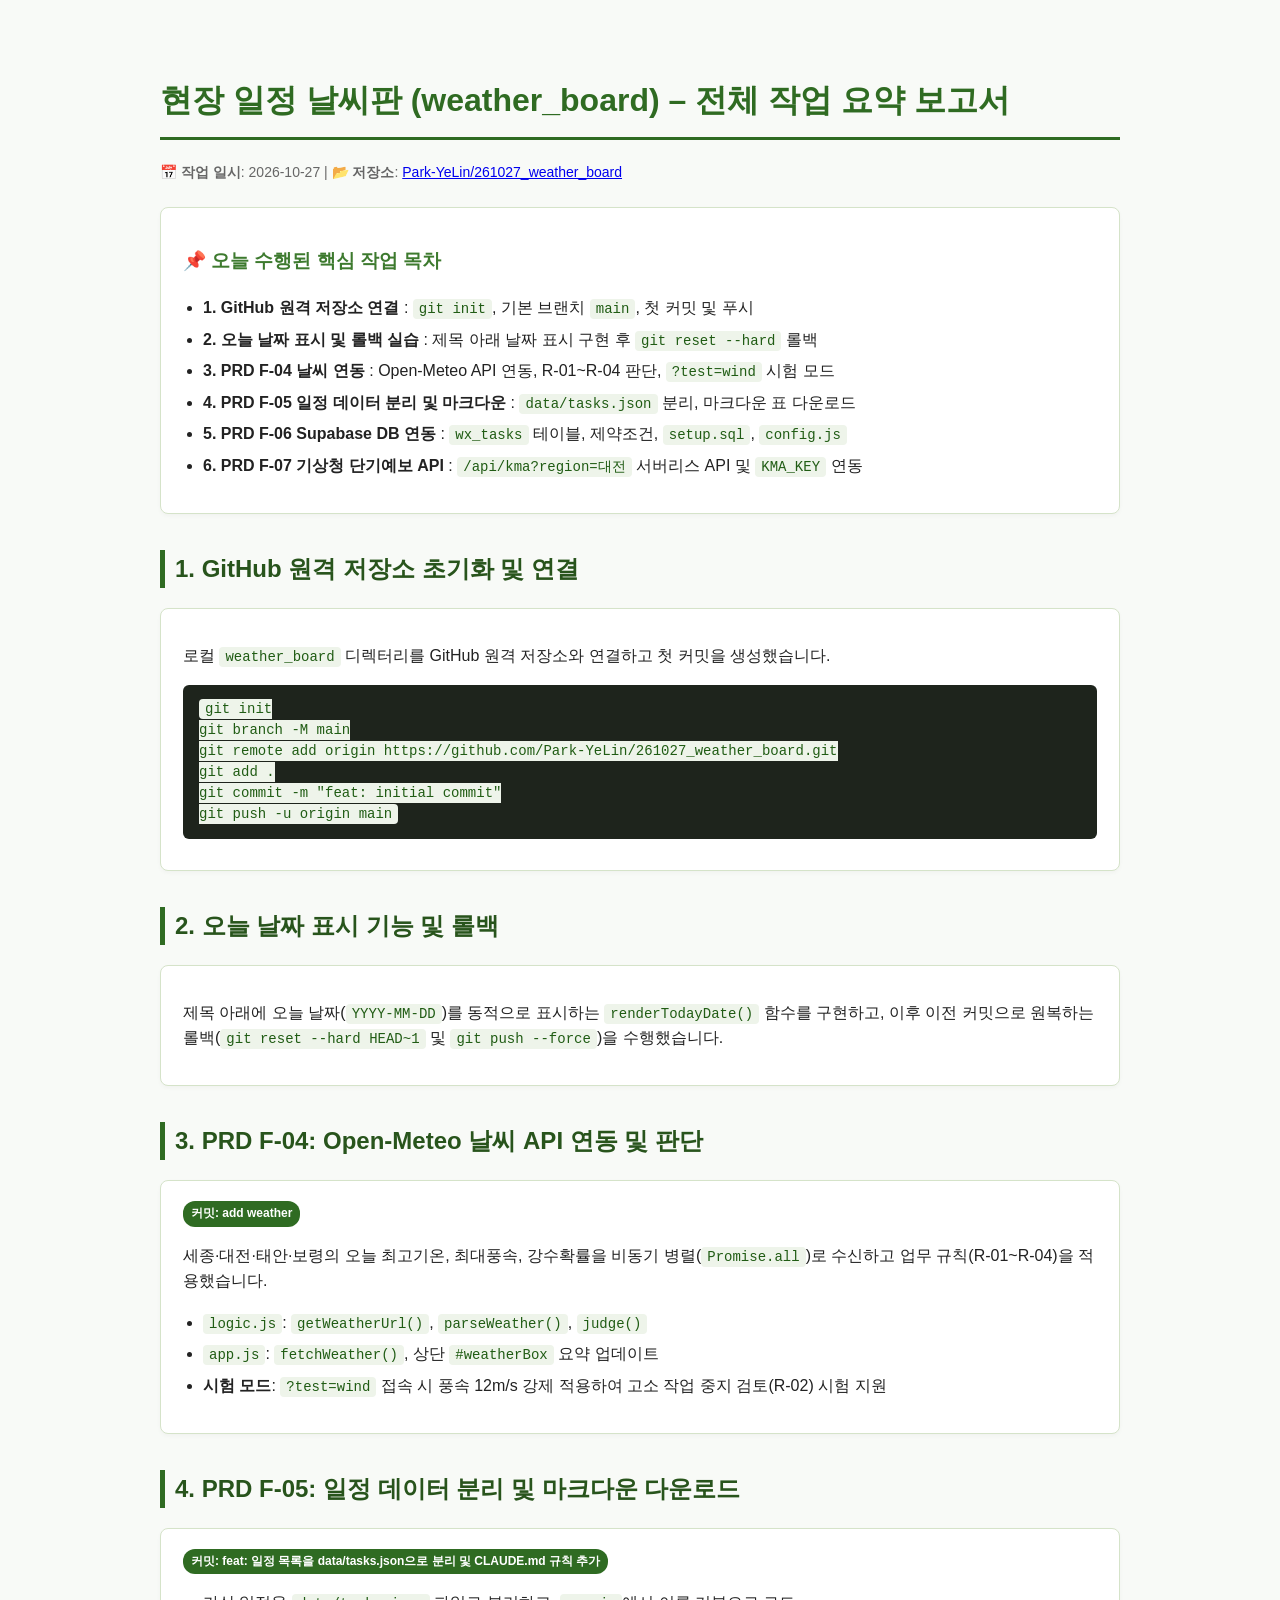
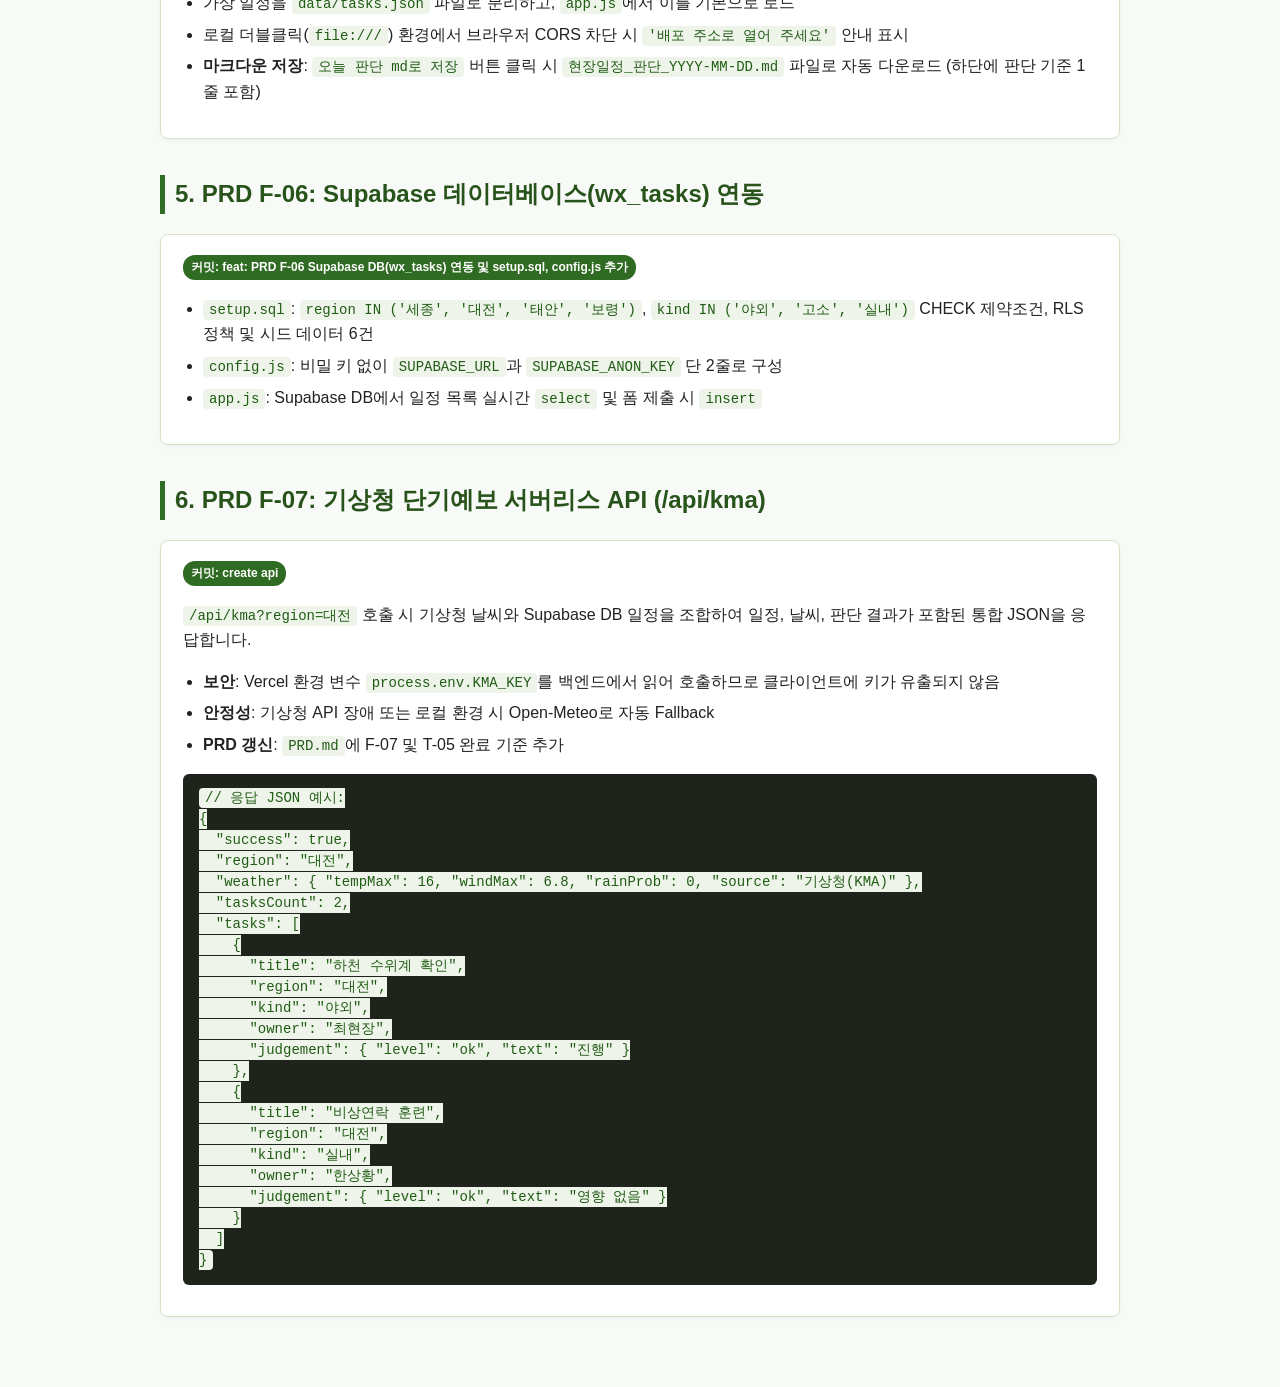
<file: summary.html>
<!doctype html>
<html lang="ko">
<head>
  <meta charset="utf-8">
  <meta name="viewport" content="width=device-width, initial-scale=1">
  <title>2026 서부발전 교육 – 현장 일정 날씨판 전체 작업 요약</title>
  <style>
    body { font-family: "Malgun Gothic", -apple-system, sans-serif; max-width: 960px; margin: 30px auto; padding: 24px; background: #f8faf7; color: #222; line-height: 1.6; }
    h1 { color: #2f6b22; border-bottom: 3px solid #2f6b22; padding-bottom: 10px; }
    h2 { color: #28541c; margin-top: 36px; border-left: 5px solid #2f6b22; padding-left: 10px; }
    h3 { color: #3d7a2e; margin-top: 20px; }
    .card { background: #fff; border: 1px solid #d5e3c9; border-radius: 8px; padding: 18px 22px; margin: 16px 0; box-shadow: 0 2px 4px rgba(0,0,0,0.03); }
    code { background: #eef4ea; color: #205c14; padding: 2px 6px; border-radius: 4px; font-size: 14px; font-family: Consolas, monospace; }
    pre { background: #1e241c; color: #d6f2c9; padding: 14px 16px; border-radius: 6px; overflow-x: auto; font-family: Consolas, monospace; font-size: 13px; line-height: 1.5; }
    table { width: 100%; border-collapse: collapse; margin: 12px 0; }
    th, td { border: 1px solid #d5e3c9; padding: 8px 12px; text-align: left; font-size: 14px; }
    th { background: #eaf3e3; font-weight: bold; }
    .badge { display: inline-block; background: #2f6b22; color: #fff; padding: 3px 8px; border-radius: 12px; font-size: 12px; font-weight: bold; }
    .meta { color: #666; font-size: 14px; margin-bottom: 24px; }
    ul { padding-left: 20px; }
    li { margin: 6px 0; }
  </style>
</head>
<body>

  <h1>현장 일정 날씨판 (weather_board) – 전체 작업 요약 보고서</h1>
  <p class="meta">
    📅 <strong>작업 일시</strong>: 2026-10-27 | 
    📂 <strong>저장소</strong>: <a href="https://github.com/Park-YeLin/261027_weather_board" target="_blank">Park-YeLin/261027_weather_board</a>
  </p>

  <div class="card">
    <h3>📌 오늘 수행된 핵심 작업 목차</h3>
    <ul>
      <li><strong>1. GitHub 원격 저장소 연결</strong> : <code>git init</code>, 기본 브랜치 <code>main</code>, 첫 커밋 및 푸시</li>
      <li><strong>2. 오늘 날짜 표시 및 롤백 실습</strong> : 제목 아래 날짜 표시 구현 후 <code>git reset --hard</code> 롤백</li>
      <li><strong>3. PRD F-04 날씨 연동</strong> : Open-Meteo API 연동, R-01~R-04 판단, <code>?test=wind</code> 시험 모드</li>
      <li><strong>4. PRD F-05 일정 데이터 분리 및 마크다운</strong> : <code>data/tasks.json</code> 분리, 마크다운 표 다운로드</li>
      <li><strong>5. PRD F-06 Supabase DB 연동</strong> : <code>wx_tasks</code> 테이블, 제약조건, <code>setup.sql</code>, <code>config.js</code></li>
      <li><strong>6. PRD F-07 기상청 단기예보 API</strong> : <code>/api/kma?region=대전</code> 서버리스 API 및 <code>KMA_KEY</code> 연동</li>
    </ul>
  </div>

  <h2>1. GitHub 원격 저장소 초기화 및 연결</h2>
  <div class="card">
    <p>로컬 <code>weather_board</code> 디렉터리를 GitHub 원격 저장소와 연결하고 첫 커밋을 생성했습니다.</p>
    <pre><code>git init
git branch -M main
git remote add origin https://github.com/Park-YeLin/261027_weather_board.git
git add .
git commit -m "feat: initial commit"
git push -u origin main</code></pre>
  </div>

  <h2>2. 오늘 날짜 표시 기능 및 롤백</h2>
  <div class="card">
    <p>제목 아래에 오늘 날짜(<code>YYYY-MM-DD</code>)를 동적으로 표시하는 <code>renderTodayDate()</code> 함수를 구현하고, 이후 이전 커밋으로 원복하는 롤백(<code>git reset --hard HEAD~1</code> 및 <code>git push --force</code>)을 수행했습니다.</p>
  </div>

  <h2>3. PRD F-04: Open-Meteo 날씨 API 연동 및 판단</h2>
  <div class="card">
    <span class="badge">커밋: add weather</span>
    <p>세종·대전·태안·보령의 오늘 최고기온, 최대풍속, 강수확률을 비동기 병렬(<code>Promise.all</code>)로 수신하고 업무 규칙(R-01~R-04)을 적용했습니다.</p>
    <ul>
      <li><code>logic.js</code>: <code>getWeatherUrl()</code>, <code>parseWeather()</code>, <code>judge()</code></li>
      <li><code>app.js</code>: <code>fetchWeather()</code>, 상단 <code>#weatherBox</code> 요약 업데이트</li>
      <li><strong>시험 모드</strong>: <code>?test=wind</code> 접속 시 풍속 12m/s 강제 적용하여 고소 작업 중지 검토(R-02) 시험 지원</li>
    </ul>
  </div>

  <h2>4. PRD F-05: 일정 데이터 분리 및 마크다운 다운로드</h2>
  <div class="card">
    <span class="badge">커밋: feat: 일정 목록을 data/tasks.json으로 분리 및 CLAUDE.md 규칙 추가</span>
    <ul>
      <li>가상 일정을 <code>data/tasks.json</code> 파일로 분리하고, <code>app.js</code>에서 이를 기본으로 로드</li>
      <li>로컬 더블클릭(<code>file:///</code>) 환경에서 브라우저 CORS 차단 시 <code>'배포 주소로 열어 주세요'</code> 안내 표시</li>
      <li><strong>마크다운 저장</strong>: <code>오늘 판단 md로 저장</code> 버튼 클릭 시 <code>현장일정_판단_YYYY-MM-DD.md</code> 파일로 자동 다운로드 (하단에 판단 기준 1줄 포함)</li>
    </ul>
  </div>

  <h2>5. PRD F-06: Supabase 데이터베이스(wx_tasks) 연동</h2>
  <div class="card">
    <span class="badge">커밋: feat: PRD F-06 Supabase DB(wx_tasks) 연동 및 setup.sql, config.js 추가</span>
    <ul>
      <li><code>setup.sql</code>: <code>region IN ('세종', '대전', '태안', '보령')</code>, <code>kind IN ('야외', '고소', '실내')</code> CHECK 제약조건, RLS 정책 및 시드 데이터 6건</li>
      <li><code>config.js</code>: 비밀 키 없이 <code>SUPABASE_URL</code>과 <code>SUPABASE_ANON_KEY</code> 단 2줄로 구성</li>
      <li><code>app.js</code>: Supabase DB에서 일정 목록 실시간 <code>select</code> 및 폼 제출 시 <code>insert</code></li>
    </ul>
  </div>

  <h2>6. PRD F-07: 기상청 단기예보 서버리스 API (/api/kma)</h2>
  <div class="card">
    <span class="badge">커밋: create api</span>
    <p><code>/api/kma?region=대전</code> 호출 시 기상청 날씨와 Supabase DB 일정을 조합하여 일정, 날씨, 판단 결과가 포함된 통합 JSON을 응답합니다.</p>
    <ul>
      <li><strong>보안</strong>: Vercel 환경 변수 <code>process.env.KMA_KEY</code>를 백엔드에서 읽어 호출하므로 클라이언트에 키가 유출되지 않음</li>
      <li><strong>안정성</strong>: 기상청 API 장애 또는 로컬 환경 시 Open-Meteo로 자동 Fallback</li>
      <li><strong>PRD 갱신</strong>: <code>PRD.md</code>에 F-07 및 T-05 완료 기준 추가</li>
    </ul>
    <pre><code>// 응답 JSON 예시:
{
  "success": true,
  "region": "대전",
  "weather": { "tempMax": 16, "windMax": 6.8, "rainProb": 0, "source": "기상청(KMA)" },
  "tasksCount": 2,
  "tasks": [
    {
      "title": "하천 수위계 확인",
      "region": "대전",
      "kind": "야외",
      "owner": "최현장",
      "judgement": { "level": "ok", "text": "진행" }
    },
    {
      "title": "비상연락 훈련",
      "region": "대전",
      "kind": "실내",
      "owner": "한상황",
      "judgement": { "level": "ok", "text": "영향 없음" }
    }
  ]
}</code></pre>
  </div>

</body>
</html>
</file>
